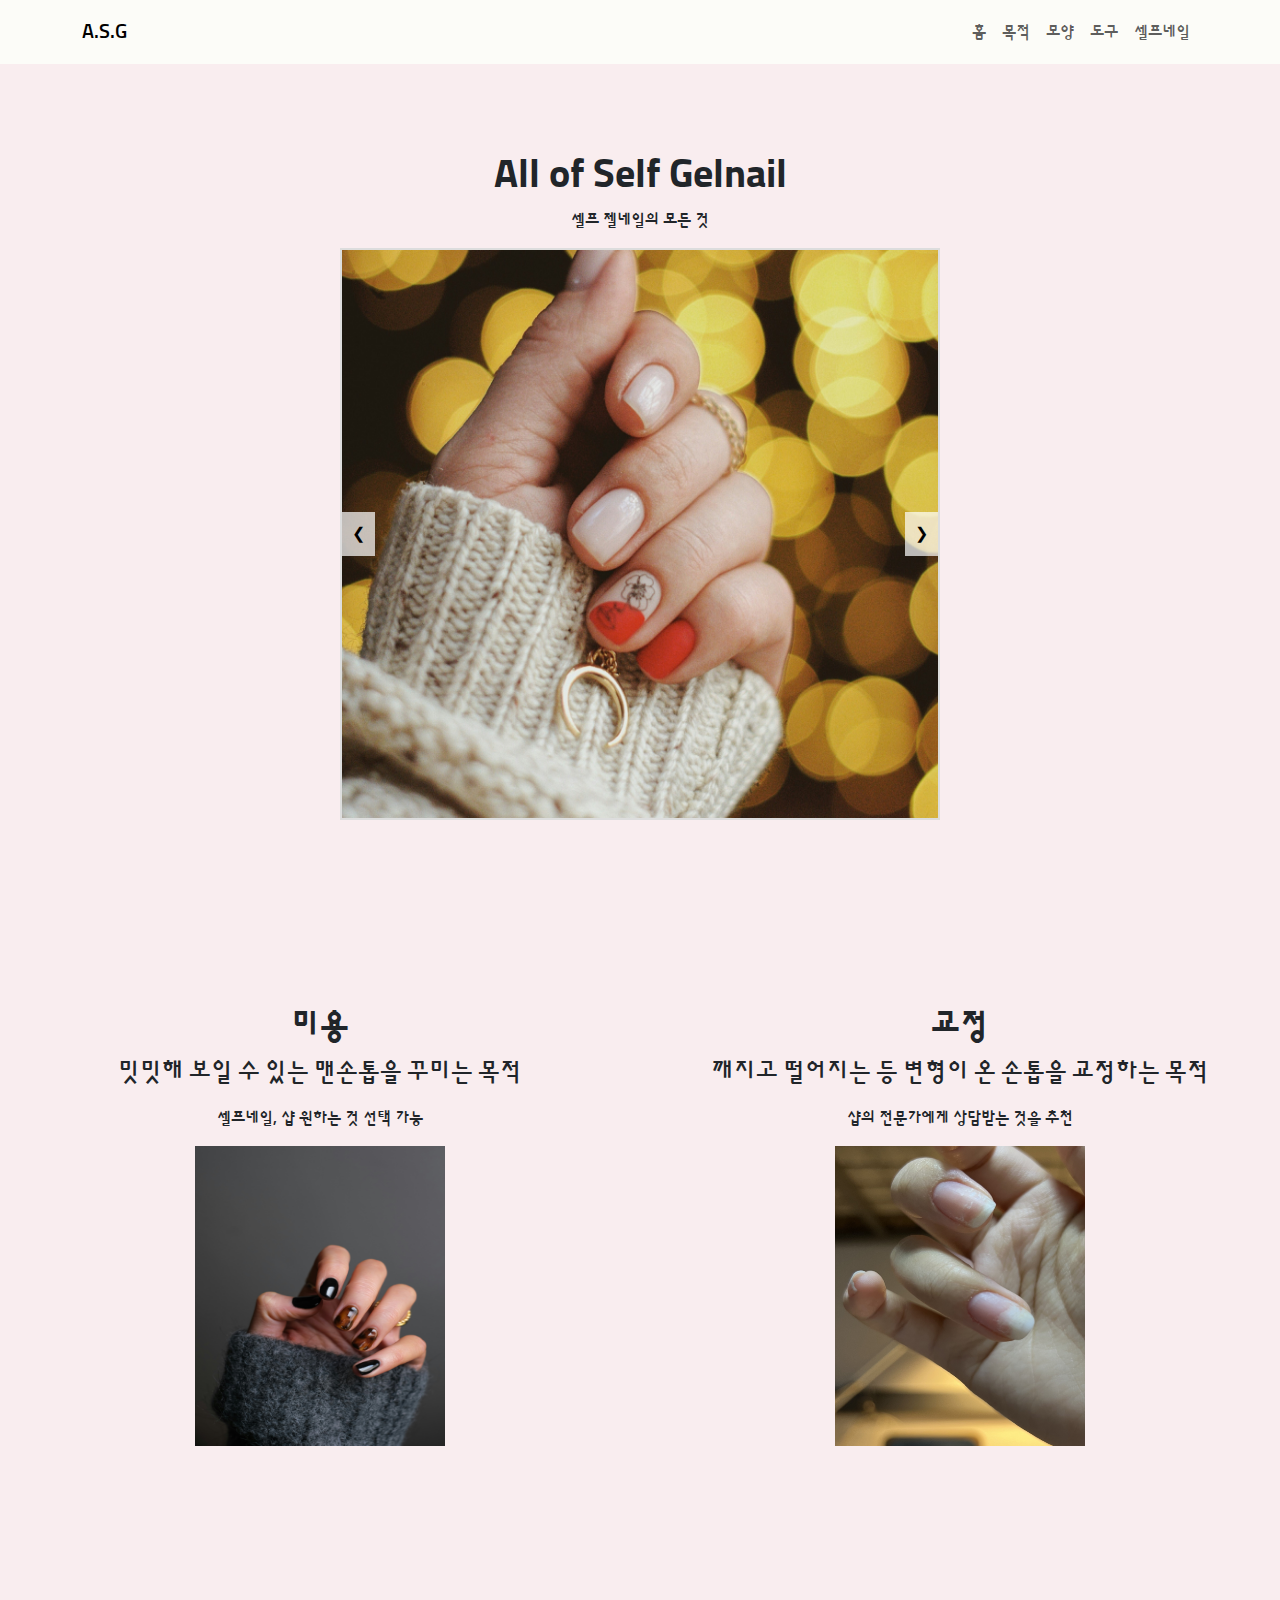
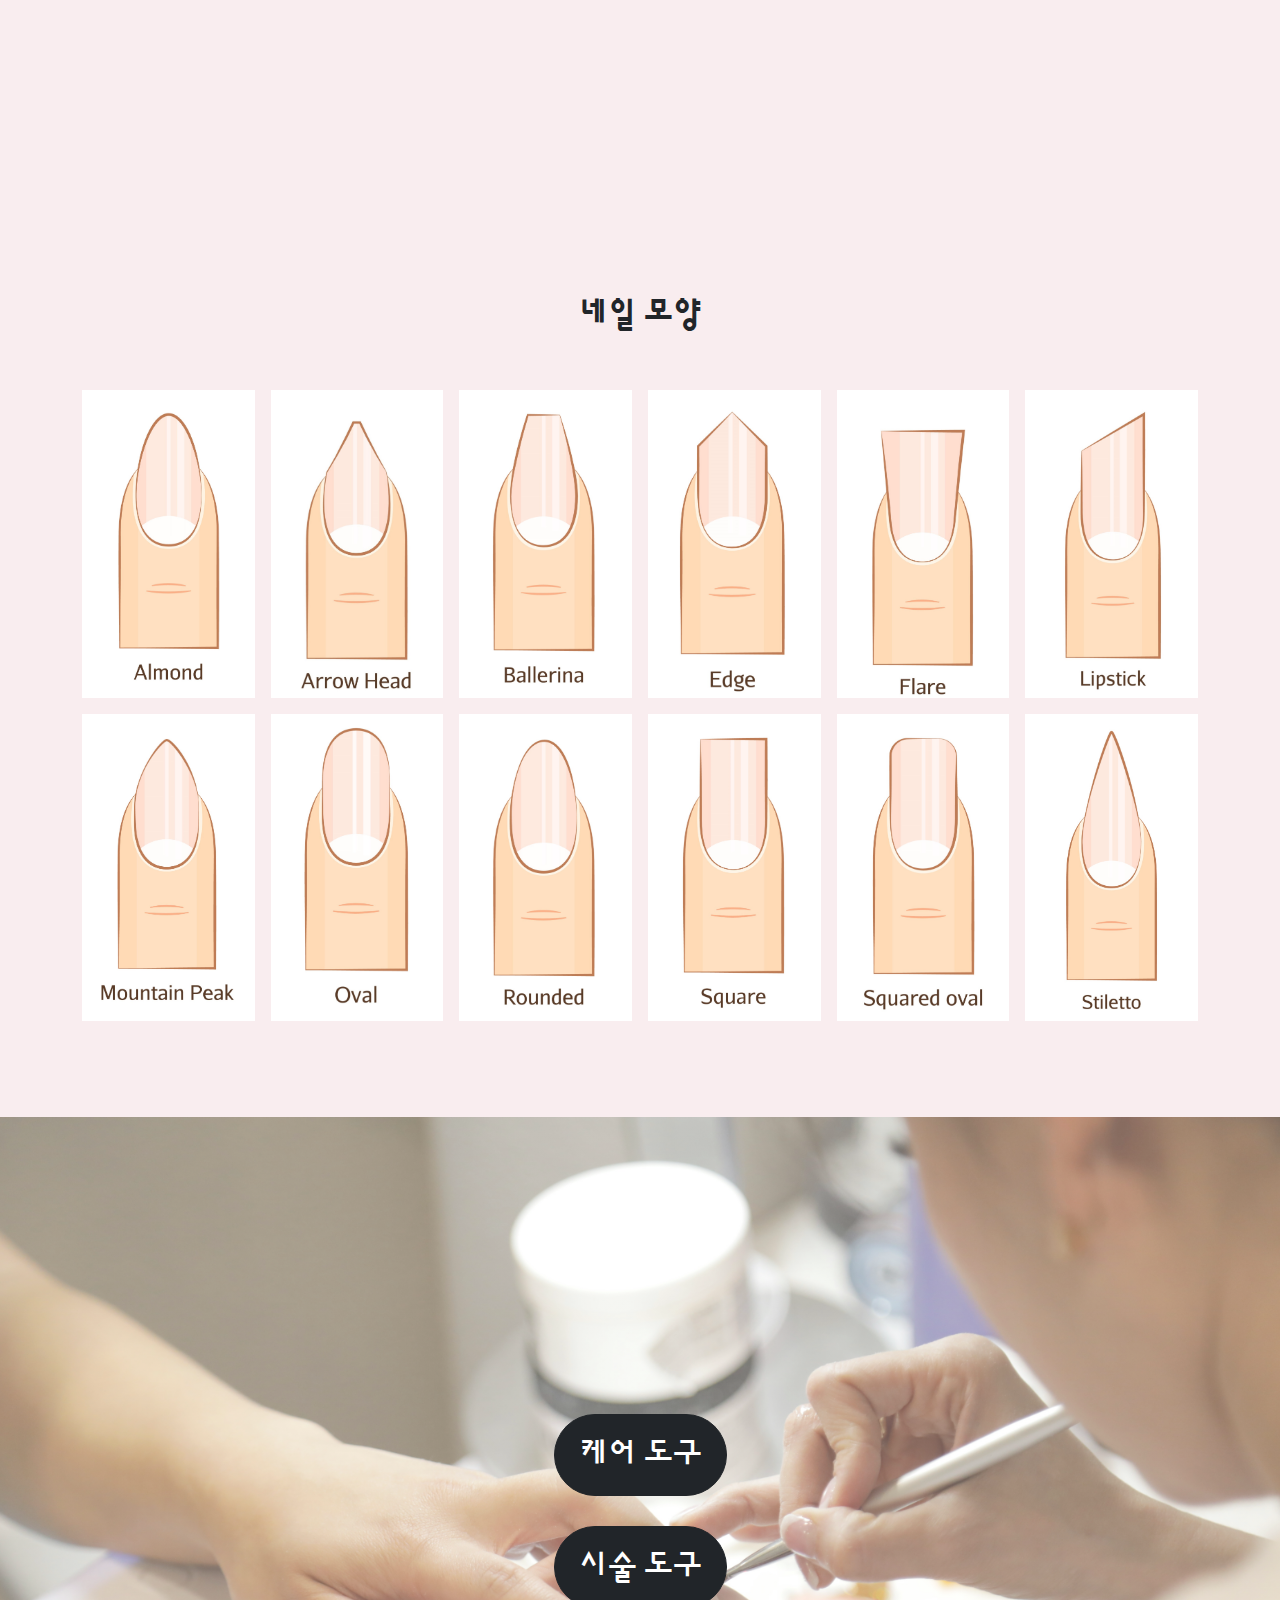
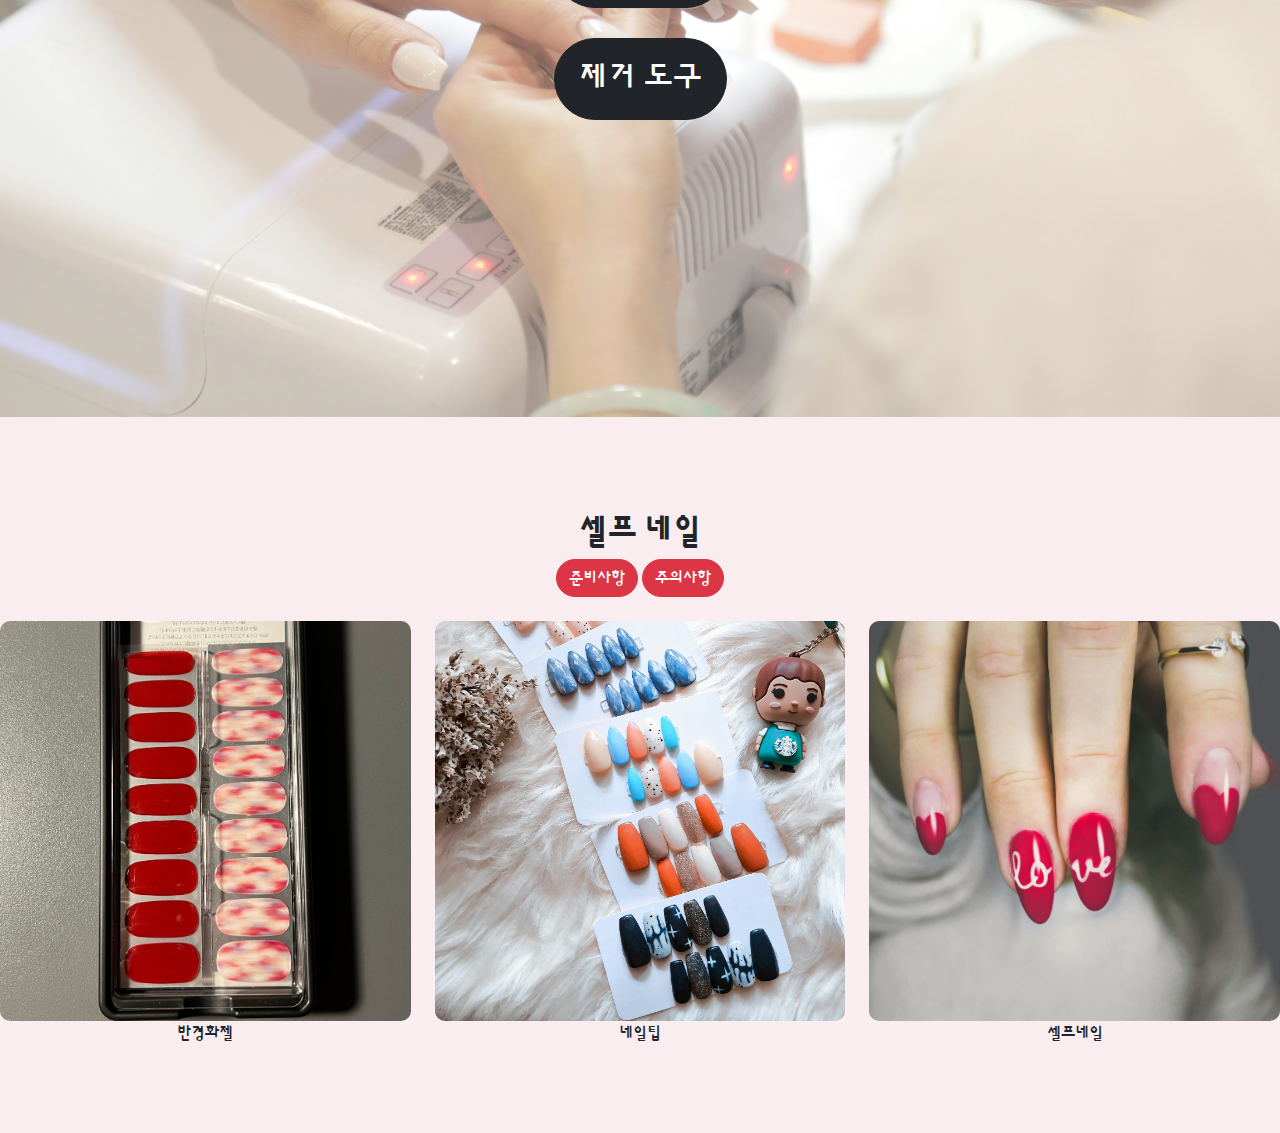
<file: index.html>
<!doctype html>
<html lang="ko">

<head>
    <meta charset="utf-8">
    <meta name="viewport" content="width=device-width, initial-scale=1">
    <title>All of Self Gelnail</title>
    <link href="https://cdn.jsdelivr.net/npm/bootstrap@5.3.3/dist/css/bootstrap.min.css" rel="stylesheet" integrity="sha384-QWTKZyjpPEjISv5WaRU9OFeRpok6YctnYmDr5pNlyT2bRjXh0JMhjY6hW+ALEwIH" crossorigin="anonymous">
    <link rel="stylesheet" href="https://cdn.isdelivr.net/npm/bootstrap-icon@1.9.1/font/bootstrap-icons.css"> 
    <link rel="stylesheet" href="style.css">

    <link rel="preconnect" href="https://fonts.googleapis.com">
    <link rel="preconnect" href="https://fonts.gstatic.com" crossorigin>
    <link href="https://fonts.googleapis.com/css2?family=Sunflower:wght@300&display=swap" rel="stylesheet">
</head>

<body>
<!--네비게이션 시작-->
   <nav class="navbar navbar-expand-md fixed-top" style="background-color: rgb(252, 252, 248);">
    <div class="container">
      <a class="sunflower-font navbar-brand" href="#home">A.S.G</a>

      <button class="navbar-toggler" type="button" data-bs-toggle="collapse" data-bs-target="#navbarSupportedContent" aria-controls="navbarSupportedContent" aria-expanded="false" aria-label="Toggle navigation">
        <span class="navbar-toggler-icon"></span>
      </button>

      <div class="collapse navbar-collapse" id="navbarSupportedContent">
        <ul class="navbar-nav ms-auto my-1">
          <li class="nav-item"><a class="nav-link" href="#home">홈</a></li>
          <li class="nav-item"><a class="nav-link" href="#goal">목적</a></li>
          <li class="nav-item"><a class="nav-link" href="#shape">모양</a></li>
          <li class="nav-item"><a class="nav-link" href="#tool">도구</a></li>
          <li class="nav-item"><a class="nav-link" href="#self">셀프네일</a></li>          
        </ul>
      </div>
    </div>
   </nav>
<!--네비게이션 끝-->

<!--홈 시작-->
  <header id="home" class="pt-4 d-flex flex-column justify-content-center align-items-center vh-100">
    <h1 class="fw-bold pt-5">All of Self Gelnail</h1>
    <p class="fs-6">셀프 젤네일의 모든 것</p>

<!--이미지 슬라이드-->
    <div class="slider">
      <div class="slides">
          <img src="image/nailart1.jpg" alt="Slide 1">
          <img src="image/nailart2.jpg" alt="Slide 2">
          <img src="image/nailart3.jpg" alt="Slide 3">
      </div>
      <div class="navigation">
          <button id="prev">&#10094;</button>
          <button id="next">&#10095;</button>
      </div>
    </div>
  </header>

  <script>
    const slides = document.querySelector('.slides');
    const slideCount = document.querySelectorAll('.slides img').length;
    let currentIndex = 0;

    document.getElementById('next').addEventListener('click', () => {
        currentIndex = (currentIndex + 1) % slideCount;
        updateSlidePosition();
    });

    document.getElementById('prev').addEventListener('click', () => {
        currentIndex = (currentIndex - 1 + slideCount) % slideCount;
        updateSlidePosition();
    });

    function updateSlidePosition() {
        const slideWidth = slides.querySelector('img').clientWidth;
        slides.style.transform = `translateX(${-slideWidth * currentIndex}px)`;
    }
</script>
<!--이미지 슬라이드 끝-->
<!--홈 끝-->

<!--목적 섹션 시작-->
   <section class="d-flex vh-100" id="goal">

    <div class="p-2 w-50 text-center">
      <h2 class="fw-bold">미용</h3>
      <p class="fs-4">밋밋해 보일 수 있는 맨손톱을 꾸미는 목적</p>
      <p class="fs-8">셀프네일, 샵 원하는 것 선택 가능</p>
      <img src="image/nailart5.jpg" alt="" width="250" height="300">
    </div>

    <div class="p-2 w-50 text-center">
      <h2 class="fw-bold">교정</h3>
      <p class="fs-4">깨지고 떨어지는 등 변형이 온 손톱을 교정하는 목적</p>
      <p class="fs-8">샵의 전문가에게 상담받는 것을 추천</p>
      <img src="image/crack.jpg" alt="" width="250" height="300">
    </div>

   </section>
<!--목적 섹션 끝-->

<!--모양 섹션 시작-->
   <section class="py-5" id="shape">

    <div class="container overflow-hidden">
      <div class="text-center py-5">
        <h2 class="fw-bold">네일 모양</h2>
      </div>

      <div class="row pb-5 g-3">
        <div class="col-sm-6 col-lg-2">
          <img src="image/almond.jpg" alt="" class="nail-shape">
        </div>
        <div class="col-sm-6 col-lg-2">
          <img src="image/arrowhead.jpg" alt="" class="nail-shape">
        </div>
        <div class="col-sm-6 col-lg-2">
          <img src="image/ballerina.jpg" alt="" class="nail-shape">
        </div>
        <div class="col-sm-6 col-lg-2">
          <img src="image/edge.jpg" alt="" class="nail-shape">
        </div>
        <div class="col-sm-6 col-lg-2">
          <img src="image/flare.jpg" alt="" class="nail-shape">
        </div>
        <div class="col-sm-6 col-lg-2">
          <img src="image/lipstick.jpg" alt="" class="nail-shape">
        </div>
        <div class="col-sm-6 col-lg-2">
          <img src="image/mountainpeak.jpg" alt="" class="nail-shape">
        </div>
        <div class="col-sm-6 col-lg-2">
          <img src="image/oval.jpg" alt="" class="nail-shape">
        </div>
        <div class="col-sm-6 col-lg-2">
          <img src="image/rounded.jpg" alt="" class="nail-shape">
        </div>
        <div class="col-sm-6 col-lg-2">
          <img src="image/square.jpg" alt="" class="nail-shape">
        </div>
        <div class="col-sm-6 col-lg-2">
          <img src="image/squaredoval.jpg" alt="" class="nail-shape">
        </div>
        <div class="col-sm-6 col-lg-2">
          <img src="image/stiletto.jpg" alt="" class="nail-shape">
        </div>
      </div>
    </div>

   </section>  
<!--모양 섹션 끝-->

<!--도구 섹션 시작-->
    <section class="vh-100 d-flex flex-column justify-content-center align-items-center" id="tool">

      <div class="button-container py-5">
      <a href="care.html" class="tool-button btn btn-dark rounded-pill px-4 py-3 fs-2">케어 도구</a>
      <a href="procedure.html" class="tool-button btn btn-dark rounded-pill px-4 py-3 fs-2">시술 도구</a>
      <a href="remove.html" class="tool-button btn btn-dark rounded-pill px-4 py-3 fs-2">제거 도구</a>
      </div>

    </section>
<!--도구 섹션 끝-->

<!--셀프네일 섹션 시작-->
    <section class="py-5" id="self">
      <div class="text-center">
      <h2 class="fw-bold pt-5">셀프 네일</h2>
<!--모달 시작-->
      <button type="button" data-bs-toggle="modal" data-bs-target="#preparationModal"
                   class="btn btn-danger rounded-pill">준비사항</button>
        <div class="modal fade" id="preparationModal" tabindex="-1" aria-labelledby="preparationModalLabel" aria-hidden="true">
          <div class="modal-dialog modal-dialog-scrollable">
            <div class="modal-content">
              <div class="modal-header">
                <h1 class="modal-title text-white" id="preparationModalLabel">준비 사항</h1>
                <button type="button" class="btn-close" data-bs-dismiss="modal" aria-label="닫기"></button>
              </div>
              <div class="modal-body">
                <h2>공통 준비 사항</h2>
                <p>
                  큐티클 펜 리무버와 니퍼를 이용해 큐티클을 깔끔히 정리한다.<br>
                  그 후 네일 파일을 이용해 울퉁불퉁한 손톱을 천천히 갈아 표면에 젤이 고르게 발릴 수 있도록 정리한다.<br>
                  이때, 손톱을 강하게 갈면 손톱이 얇아져 고통이 느낄 수 있으므로 주의해야 한다.<br>
                  손톱가루와 큐티클 리무버의 오일로 지저분한 손톱을 알콜 스왑으로 깨끗하게 닦아낸다.<br>
                  손톱을 보호하기 위해 베이스젤 도포 후 젤램프에 굽고 젤클리너로 미경화젤을 닦아내 셀프 네일 준비를 마친다.
                </p>
              </div>
            </div>
          </div>
        </div> 
        <button type="button" data-bs-toggle="modal" data-bs-target="#warningModal"
                   class="btn btn-danger rounded-pill">주의사항</button>
        <div class="modal fade" id="warningModal" tabindex="-1" aria-labelledby="warnigModalLabel" aria-hidden="true">
          <div class="modal-dialog modal-dialog-scrollable">
            <div class="modal-content">
              <div class="modal-header">
                <h1 class="modal-title text-white" id="warnigModalLabel">준비 사항</h1>
                <button type="button" class="btn-close" data-bs-dismiss="modal" aria-label="닫기"></button>
              </div>
              <div class="modal-body">
                <p>
                  젤과 손톱 사이에 틈이 생겨 물이나 이물질이 들어가면 곰팡이가 생겨 병을 유발할 수 있으니 틈이 생기지 않게 젤을 꼼꼼히 발라야 한다.<br>
                  네일 제거 시 순서대로 진행하지 않거나 전용 리무버를 사용하지 않을 시 손톱에 많은 무리가 생겨 손톱이 종잇장처럼 얇아져 쉽게 찢어지거나 손톱과 살 사이가 과하게 벌어져 네일 바디가 짧아질 수 있으니 주의해야 한다.<br>
                  젤램프에 구울 때 손톱이 뜨거워짐을 느낌에도 램프에서 손을 빼지 않으면 손톱 화상을 입을 수 있으니 열감이 느껴지면 반드시 식혀주고 다시 구워야 한다.
                </p>
                <img src="image/nailburn.jpg" alt="화상" class="modalimage">
              </div>
            </div>
          </div>
        </div>              
<!--모달 끝-->
      </div>

      <div class="row py-4">
          <div class="col-md-4 text-center">
              <a href="halfgel.html">
                  <img src="image/halfgel.jpg" alt="반경화젤" class="self-nail">
              </a>
              <p>반경화젤</p>
          </div>
              <div class="col-md-4 text-center">
              <a href="nailtip.html">
                  <img src="image/nailtip.jpg" alt="네일팁" class="self-nail">
              </a>
              <p>네일팁</p>
          </div>
          <div class="col-md-4 text-center">
              <a href="selfnail.html">
                  <img src="image/nailart4.jpg" alt="셀프네일" class="self-nail">
              </a>
              <p>셀프네일</p>
          </div>
      </div>
      
     </section>
<!--셀프네일 섹션 끝-->

  <script src="https://cdn.jsdelivr.net/npm/bootstrap@5.3.3/dist/js/bootstrap.bundle.min.js" integrity="sha384-YvpcrYf0tY3lHB60NNkmXc5s9fDVZLESaAA55NDzOxhy9GkcIdslK1eN7N6jIeHz" crossorigin="anonymous"></script>
</body>
</html>
</file>
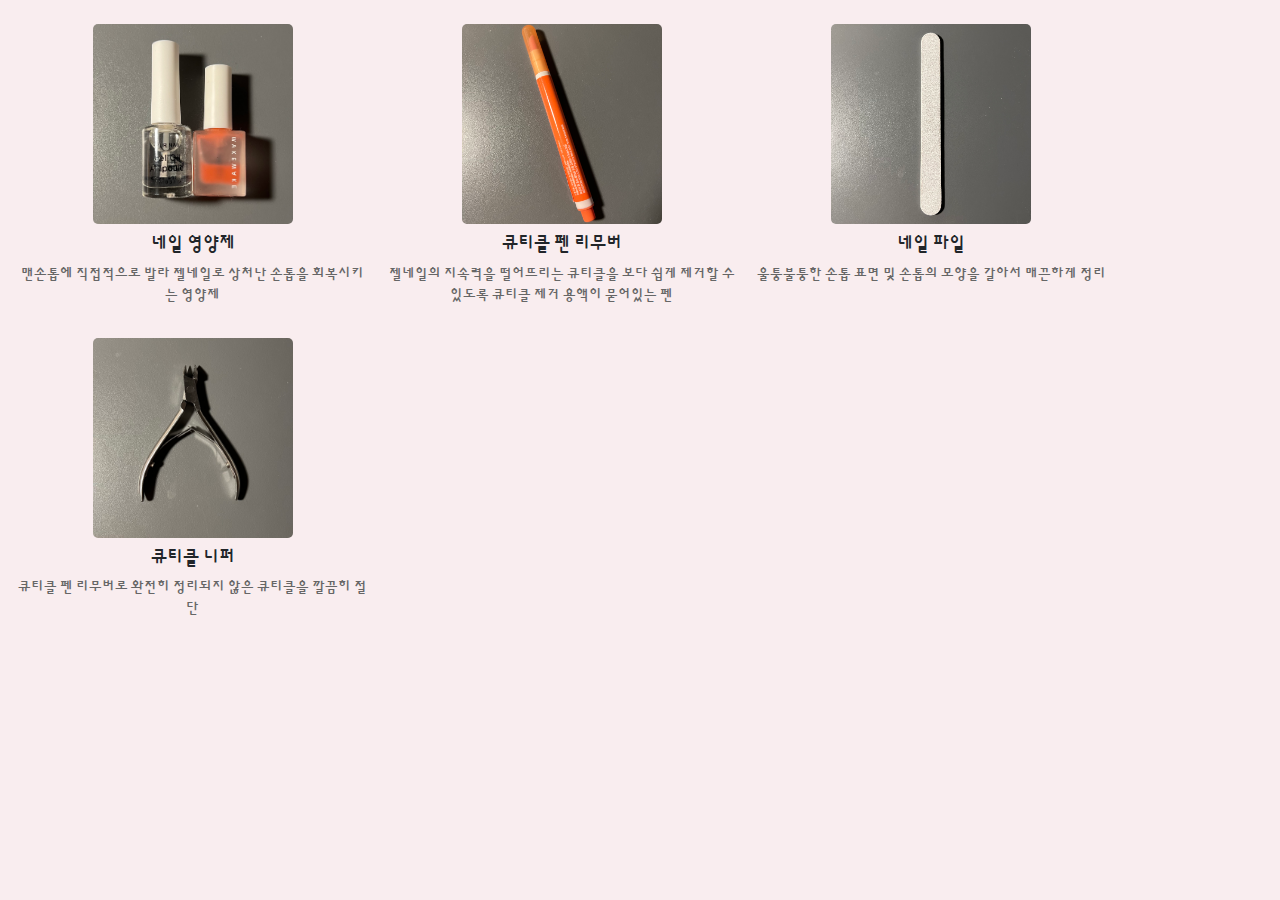
<file: care.html>
<!doctype html>
<html lang="ko">

<head>
    <meta charset="utf-8">
    <meta name="viewport" content="width=device-width, initial-scale=1">
    <title>Care Tool</title>
    <link href="https://cdn.jsdelivr.net/npm/bootstrap@5.3.3/dist/css/bootstrap.min.css" rel="stylesheet" integrity="sha384-QWTKZyjpPEjISv5WaRU9OFeRpok6YctnYmDr5pNlyT2bRjXh0JMhjY6hW+ALEwIH" crossorigin="anonymous">
    <link rel="stylesheet" href="https://cdn.isdelivr.net/npm/bootstrap-icon@1.9.1/font/bootstrap-icons.css"> 
    <link rel="stylesheet" href="style.css">

    <link rel="preconnect" href="https://fonts.googleapis.com">
    <link rel="preconnect" href="https://fonts.gstatic.com" crossorigin>
    <link href="https://fonts.googleapis.com/css2?family=Sunflower:wght@300&display=swap" rel="stylesheet">
</head>

<body>
    <div class="container overflow-hidden text-center py-4 px-3 row g-3">
        <!-- 도구 1 -->
        <div class="tool col-md-4">
            <img src="image/nailtonic.jpg" alt="네일 영양제">
            <h3>네일 영양제</h3>
            <p>맨손톱에 직접적으로 발라 젤네일로 상처난 손톱을 회복시키는 영양제</p>
        </div>
        
        <!-- 도구 2 -->
        <div class="tool col-md-4">
            <img src="image/cuticleremover.jpg" alt="큐티클 펜 리무버">
            <h3>큐티클 펜 리무버</h3>
            <p>젤네일의 지속력을 떨어뜨리는 큐티클을 보다 쉽게 제거할 수 있도록 큐티클 제거 용액이 묻어있는 펜</p>
        </div>

        <!-- 도구 3 -->
        <div class="tool col-md-4">
            <img src="image/nailfile.jpg" alt="네일 파일">
            <h3>네일 파일</h3>
            <p>울퉁불퉁한 손톱 표면 및 손톱의 모양을 갈아서 매끈하게 정리</p>
        </div>

        <!-- 도구 4 -->
        <div class="tool col-md-4">
            <img src="image/nipper.jpg" alt="큐티클 니퍼">
            <h3>큐티클 니퍼</h3>
            <p>큐티클 펜 리무버로 완전히 정리되지 않은 큐티클을 깔끔히 절단</p>
        </div>
    </div>
</body>

</html>
</file>
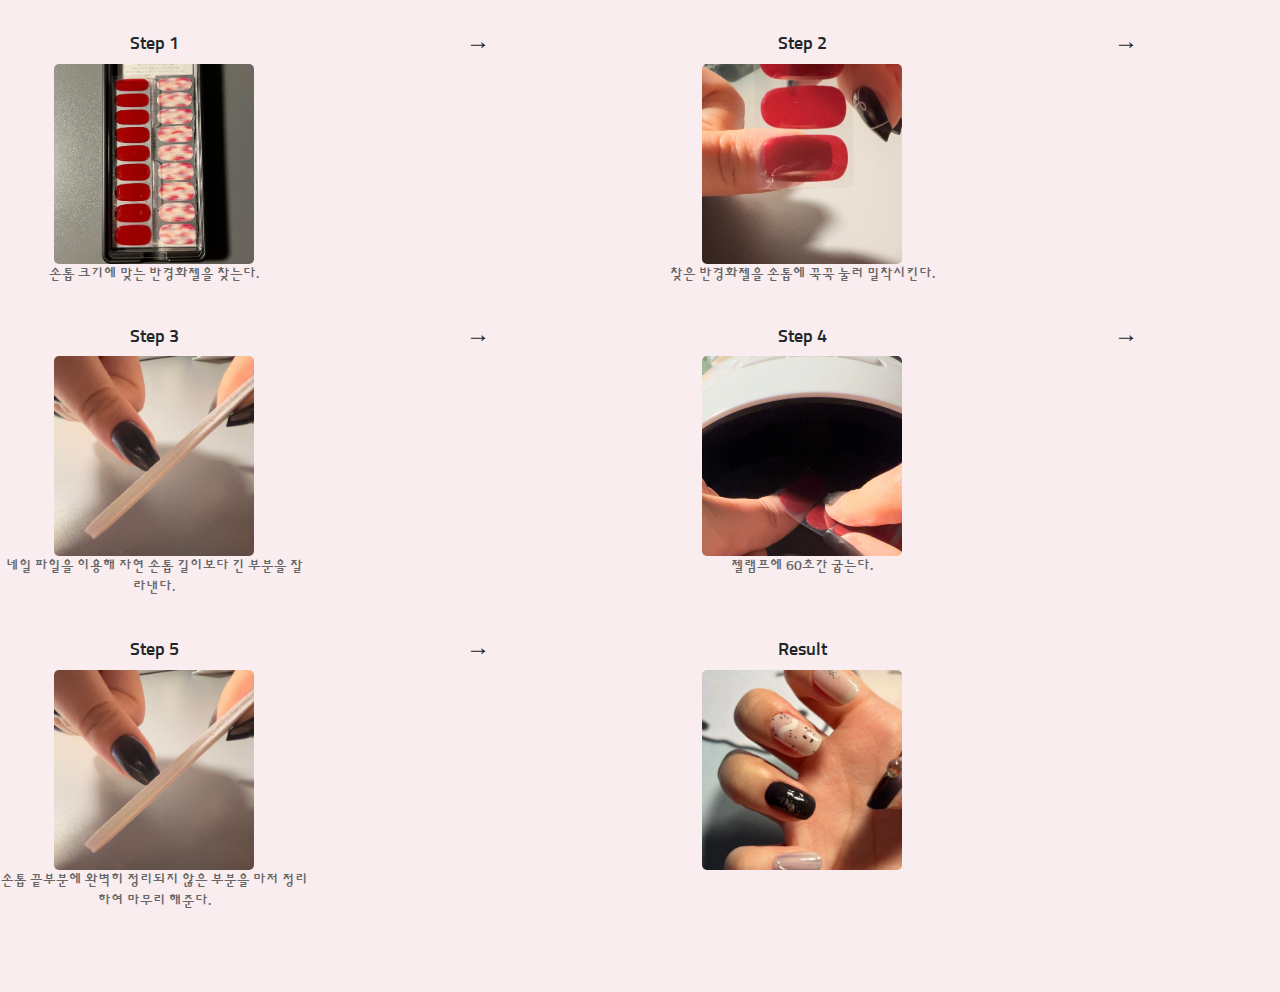
<file: halfgel.html>
<!doctype html>
<html lang="ko">

<head>
    <meta charset="utf-8">
    <meta name="viewport" content="width=device-width, initial-scale=1">
    <title>Half Gel</title>
    <link href="https://cdn.jsdelivr.net/npm/bootstrap@5.3.3/dist/css/bootstrap.min.css" rel="stylesheet" integrity="sha384-QWTKZyjpPEjISv5WaRU9OFeRpok6YctnYmDr5pNlyT2bRjXh0JMhjY6hW+ALEwIH" crossorigin="anonymous">
    <link rel="stylesheet" href="https://cdn.isdelivr.net/npm/bootstrap-icon@1.9.1/font/bootstrap-icons.css"> 
    <link rel="stylesheet" href="style.css">

    <link rel="preconnect" href="https://fonts.googleapis.com">
    <link rel="preconnect" href="https://fonts.gstatic.com" crossorigin>
    <link href="https://fonts.googleapis.com/css2?family=Sunflower:wght@300&display=swap" rel="stylesheet">
</head>

<body>
    <div class="text-center py-4 row pb-5 g-3">
        <!-- Step 1 -->
        <div class="step col-md-3">
            <h3>Step 1</h3>
            <img src="image/halfgel.jpg" alt="Step 1">
            <p>손톱 크기에 맞는 반경화젤을 찾는다.</p>
        </div>
        <div class="arrow col-md-3">&rarr;</div>
        
        <!-- Step 2 -->
        <div class="step col-md-3">
            <h3>Step 2</h3>
            <img src="image/halfgelstep2.jpg" alt="Step 2">
            <p>찾은 반경화젤을 손톱에 꾹꾹 눌러 밀착시킨다.</p>
        </div>
        <div class="arrow col-md-3">&rarr;</div>

        <!-- Step 3 -->
        <div class="step col-md-3">
            <h3>Step 3</h3>
            <img src="image/halfgelstep4.jpg" alt="Step 3">
            <p>네일 파일을 이용해 자연 손톱 길이보다 긴 부분을 잘라낸다.</p>
        </div>
        <div class="arrow col-md-3">&rarr;</div>

        <!-- Step 4 -->
        <div class="step col-md-3">
            <h3>Step 4</h3>
            <img src="image/halfgelstep3.jpg" alt="Step 4">
            <p>젤램프에 60초간 굽는다.</p>
        </div>
        <div class="arrow col-md-3">&rarr;</div>

        <!-- Step 5 -->
        <div class="step col-md-3">
            <h3>Step 5</h3>
            <img src="image/halfgelstep4.jpg" alt="Step 5">
            <p>손톱 끝부분에 완벽히 정리되지 않은 부분을 마저 정리하여 마무리 해준다.</p>
        </div>
        <div class="arrow col-md-3">&rarr;</div>

        <!-- result -->
        <div class="step col-md-3">
            <h3>Result</h3>
            <img src="image/halfgel result.jpg" alt="result">
        </div>
    </div>
</body>

</html>
</file>
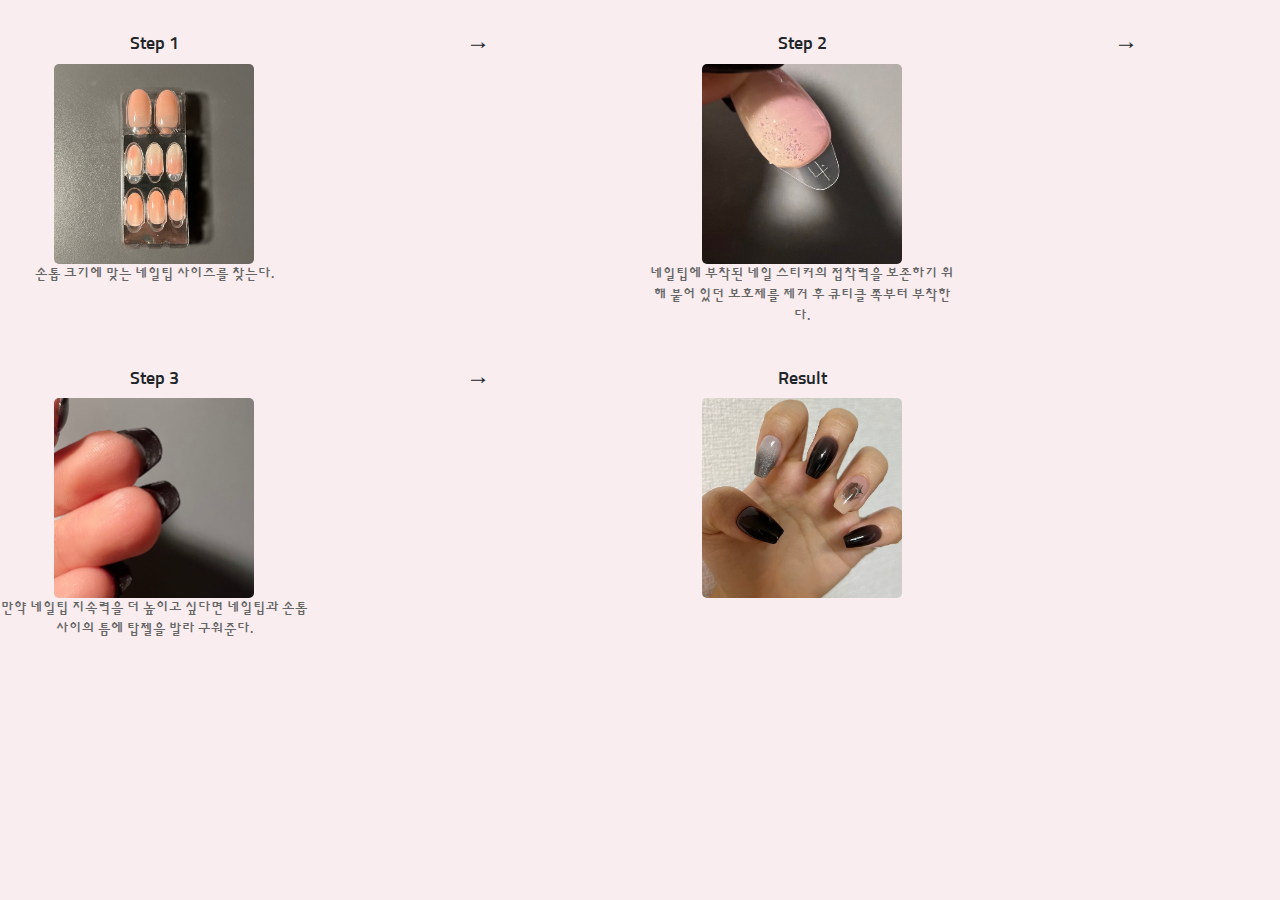
<file: nailtip.html>
<!doctype html>
<html lang="ko">

<head>
    <meta charset="utf-8">
    <meta name="viewport" content="width=device-width, initial-scale=1">
    <title>Nail Tip</title>
    <link href="https://cdn.jsdelivr.net/npm/bootstrap@5.3.3/dist/css/bootstrap.min.css" rel="stylesheet" integrity="sha384-QWTKZyjpPEjISv5WaRU9OFeRpok6YctnYmDr5pNlyT2bRjXh0JMhjY6hW+ALEwIH" crossorigin="anonymous">
    <link rel="stylesheet" href="https://cdn.isdelivr.net/npm/bootstrap-icon@1.9.1/font/bootstrap-icons.css"> 
    <link rel="stylesheet" href="style.css">

    <link rel="preconnect" href="https://fonts.googleapis.com">
    <link rel="preconnect" href="https://fonts.gstatic.com" crossorigin>
    <link href="https://fonts.googleapis.com/css2?family=Sunflower:wght@300&display=swap" rel="stylesheet">
</head>

<body>
    <div class="text-center py-4 row pb-5 g-3">
        <!-- Step 1 -->
        <div class="step col-md-3">
            <h3>Step 1</h3>
            <img src="image/beforetip.jpg" alt="Step 1">
            <p>손톱 크기에 맞는 네일팁 사이즈를 찾는다.</p>
        </div>
        <div class="arrow col-md-3">&rarr;</div>
        
        <!-- Step 2 -->
        <div class="step col-md-3">
            <h3>Step 2</h3>
            <img src="image/nailtipstep2.jpg" alt="Step 2">
            <p>네일팁에 부착된 네일 스티커의 접착력을 보존하기 위해 붙어 있던 보호제를 제거 후 큐티클 쪽부터 부착한다.</p>
        </div>
        <div class="arrow col-md-3">&rarr;</div>

        <!-- Step 3 -->
        <div class="step col-md-3">
            <h3>Step 3</h3>
            <img src="image/nailtipstep3.jpg" alt="Step 3">
            <p>만약 네일팁 지속력을 더 높이고 싶다면 네일팁과 손톱 사이의 틈에 탑젤을 발라 구워준다.</p>
        </div>
        <div class="arrow col-md-3">&rarr;</div>

        <!-- result -->
        <div class="step col-md-3">
            <h3>Result</h3>
            <img src="image/nailtip result.jpg" alt="result">
        </div>
    </div>
</body>

</html>
</file>
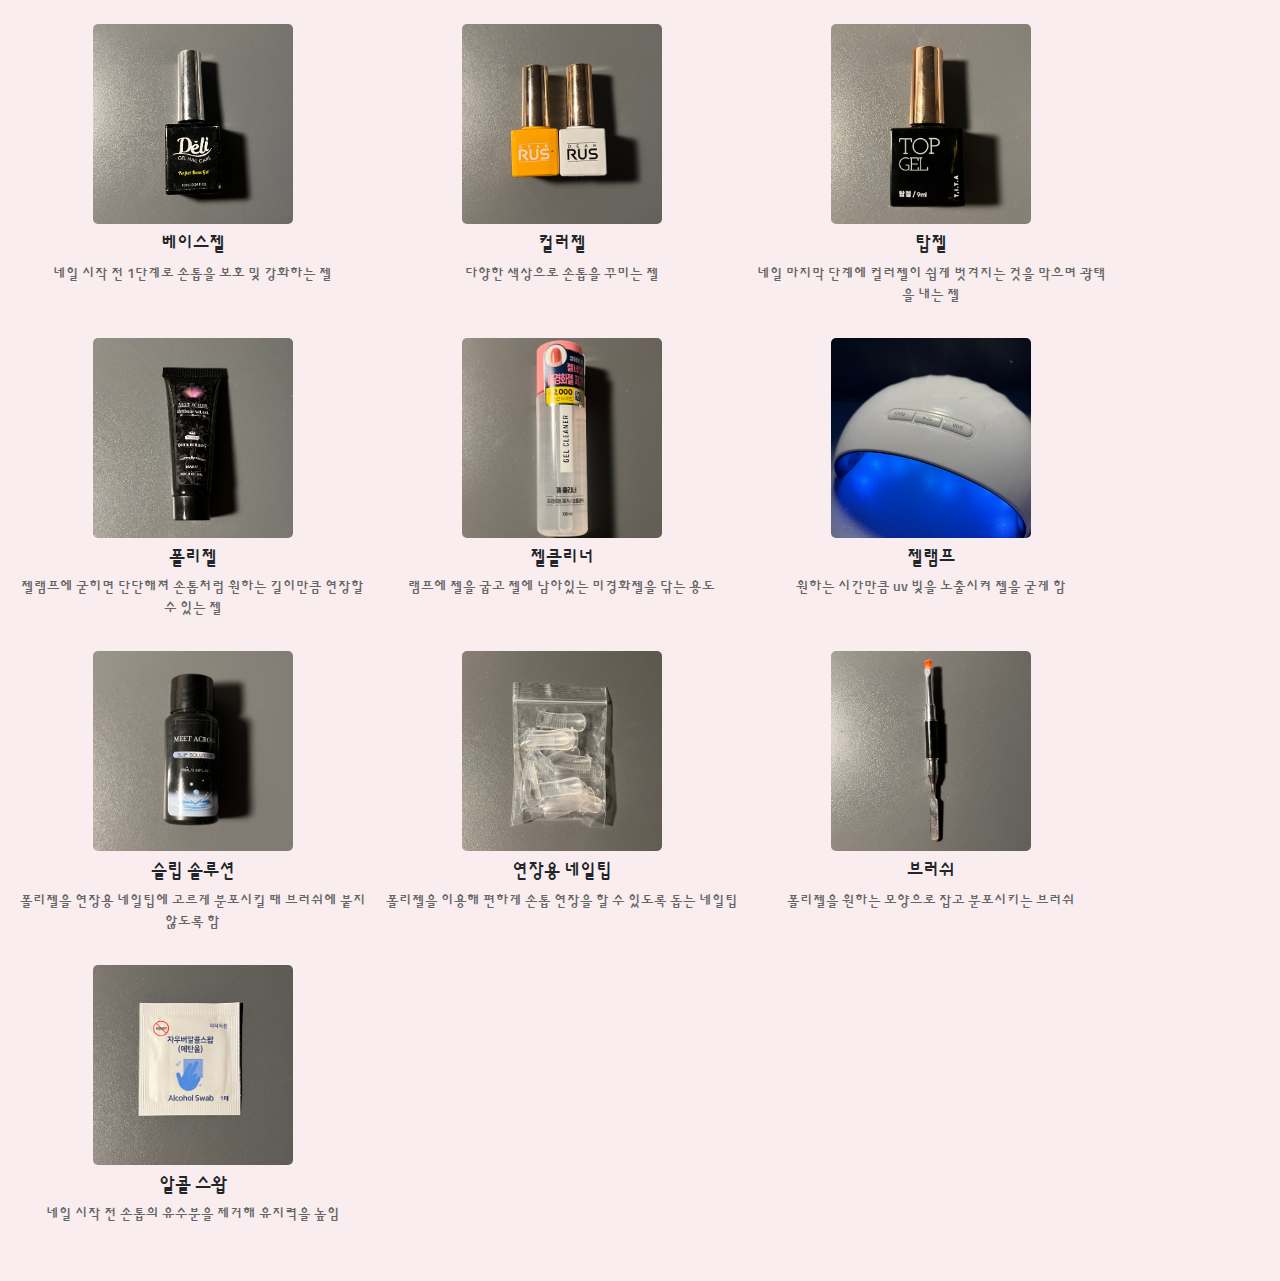
<file: procedure.html>
<!doctype html>
<html lang="ko">

<head>
    <meta charset="utf-8">
    <meta name="viewport" content="width=device-width, initial-scale=1">
    <title>Procedure Tool</title>
    <link href="https://cdn.jsdelivr.net/npm/bootstrap@5.3.3/dist/css/bootstrap.min.css" rel="stylesheet" integrity="sha384-QWTKZyjpPEjISv5WaRU9OFeRpok6YctnYmDr5pNlyT2bRjXh0JMhjY6hW+ALEwIH" crossorigin="anonymous">
    <link rel="stylesheet" href="https://cdn.isdelivr.net/npm/bootstrap-icon@1.9.1/font/bootstrap-icons.css"> 
    <link rel="stylesheet" href="style.css">

    <link rel="preconnect" href="https://fonts.googleapis.com">
    <link rel="preconnect" href="https://fonts.gstatic.com" crossorigin>
    <link href="https://fonts.googleapis.com/css2?family=Sunflower:wght@300&display=swap" rel="stylesheet">
</head>

<body>
    <div class="container overflow-hidden text-center py-4 px-3 row g-3">
        <!-- 도구 1 -->
        <div class="tool col-md-4">
            <img src="image/basegel.jpg" alt="베이스젤">
            <h3>베이스젤</h3>
            <p>네일 시작 전 1단계로 손톱을 보호 및 강화하는 젤</p>
        </div>
        
        <!-- 도구 2 -->
        <div class="tool col-md-4">
            <img src="image/colorgel.jpg" alt="컬러젤">
            <h3>컬러젤</h3>
            <p>다양한 색상으로 손톱을 꾸미는 젤</p>
        </div>

        <!-- 도구 3 -->
        <div class="tool col-md-4">
            <img src="image/topgel.jpg" alt="탑젤">
            <h3>탑젤</h3>
            <p>네일 마지막 단계에 컬러젤이 쉽게 벗겨지는 것을 막으며 광택을 내는 젤</p>
        </div>

        <!-- 도구 4 -->
        <div class="tool col-md-4">
            <img src="image/polygel.jpg" alt="폴리젤">
            <h3>폴리젤</h3>
            <p>젤램프에 굳히면 단단해져 손톱처럼 원하는 길이만큼 연장할 수 있는 젤</p>
        </div>

        <!-- 도구 5 -->
        <div class="tool col-md-4">
            <img src="image/cleaner.jpg" alt="젤클리너">
            <h3>젤클리너</h3>
            <p>램프에 젤을 굽고 젤에 남아있는 미경화젤을 닦는 용도</p>
        </div>

        <!-- 도구 6 -->
        <div class="tool col-md-4">
            <img src="image/gellamp.jpg" alt="젤램프">
            <h3>젤램프</h3>
            <p>원하는 시간만큼 uv 빛을 노출시켜 젤을 굳게 함</p>
        </div>

        <!-- 도구 7 -->
        <div class="tool col-md-4">
            <img src="image/slipsolution.jpg" alt="슬립 솔루션">
            <h3>슬립 솔루션</h3>
            <p>폴리젤을 연장용 네일팁에 고르게 분포시킬 때 브러쉬에 붙지않도록 함</p>
        </div>

        <!-- 도구 8 -->
        <div class="tool col-md-4">
            <img src="image/nailtip0.jpg" alt="연장용 네일팁">
            <h3>연장용 네일팁</h3>
            <p>폴리젤을 이용해 편하게 손톱 연장을 할 수 있도록 돕는 네일팁</p>
        </div>

        <!-- 도구 9 -->
        <div class="tool col-md-4">
            <img src="image/brush.jpg" alt="브러쉬">
            <h3>브러쉬</h3>
            <p>폴리젤을 원하는 모양으로 잡고 분포시키는 브러쉬</p>
        </div>

        <!-- 도구 9 -->
        <div class="tool col-md-4">
            <img src="image/alcoholswabb.jpg" alt="알콜 스왑">
            <h3>알콜 스왑</h3>
            <p>네일 시작 전 손톱의 유수분을 제거해 유지력을 높임</p>
        </div>
    </div>
</body>

</html>
</file>
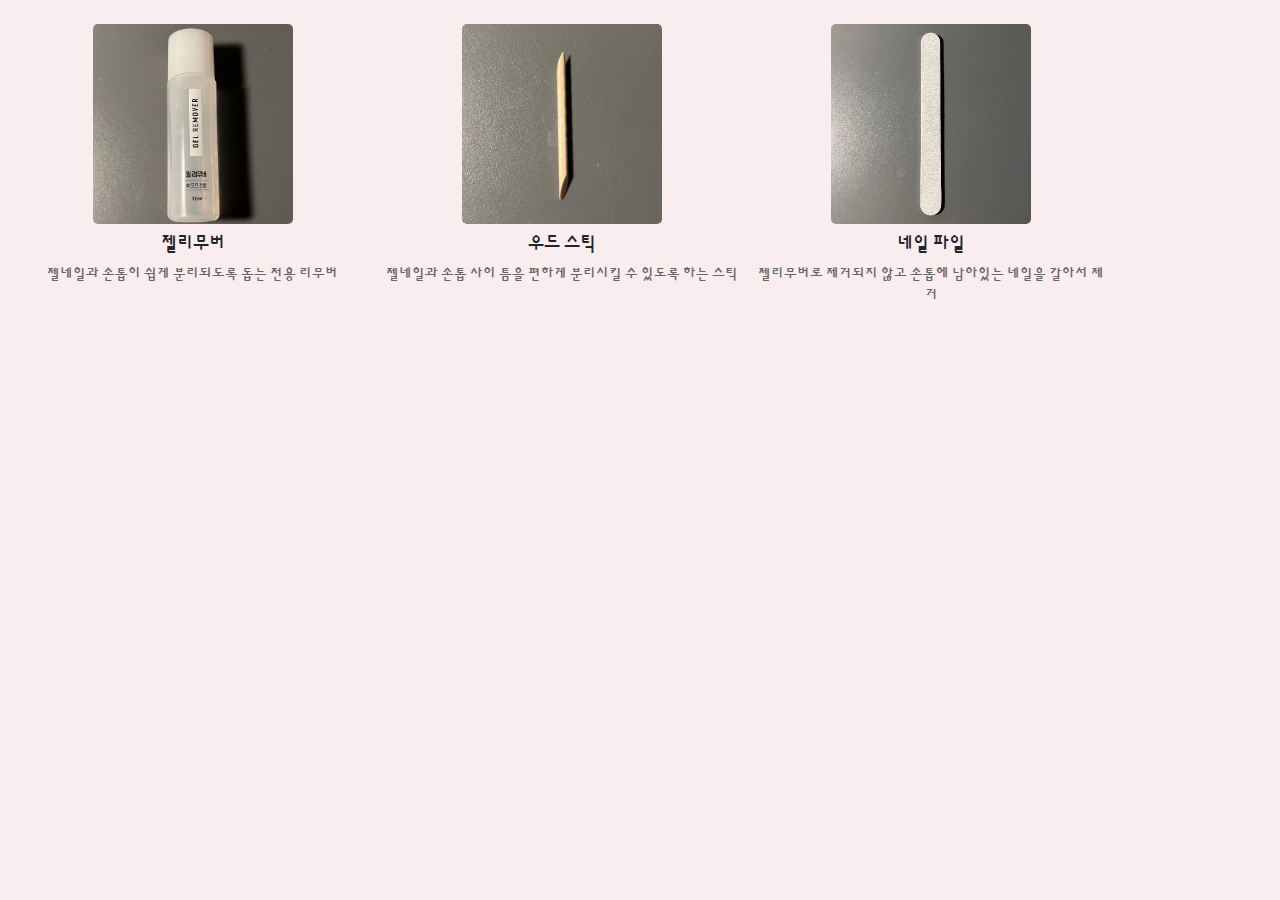
<file: remove.html>
<!doctype html>
<html lang="ko">

<head>
    <meta charset="utf-8">
    <meta name="viewport" content="width=device-width, initial-scale=1">
    <title>Remove Tool</title>
    <link href="https://cdn.jsdelivr.net/npm/bootstrap@5.3.3/dist/css/bootstrap.min.css" rel="stylesheet" integrity="sha384-QWTKZyjpPEjISv5WaRU9OFeRpok6YctnYmDr5pNlyT2bRjXh0JMhjY6hW+ALEwIH" crossorigin="anonymous">
    <link rel="stylesheet" href="https://cdn.isdelivr.net/npm/bootstrap-icon@1.9.1/font/bootstrap-icons.css"> 
    <link rel="stylesheet" href="style.css">

    <link rel="preconnect" href="https://fonts.googleapis.com">
    <link rel="preconnect" href="https://fonts.gstatic.com" crossorigin>
    <link href="https://fonts.googleapis.com/css2?family=Sunflower:wght@300&display=swap" rel="stylesheet">
</head>

<body>
    <div class="container overflow-hidden text-center py-4 px-3 row g-3">
        <!-- 도구 1 -->
        <div class="tool col-md-4">
            <img src="image/remover.jpg" alt="젤리무버">
            <h3>젤리무버</h3>
            <p>젤네일과 손톱이 쉽게 분리되도록 돕는 전용 리무버</p>
        </div>
        
        <!-- 도구 2 -->
        <div class="tool col-md-4">
            <img src="image/woodstick.jpg" alt="우드 스틱">
            <h3>우드 스틱</h3>
            <p>젤네일과 손톱 사이 틈을 편하게 분리시킬 수 있도록 하는 스틱</p>
        </div>

        <!-- 도구 3 -->
        <div class="tool col-md-4">
            <img src="image/nailfile.jpg" alt="네일 파일">
            <h3>네일 파일</h3>
            <p>젤리무버로 제거되지 않고 손톱에 남아있는 네일을 갈아서 제거</p>
        </div>
    </div>
</body>

</html>
</file>
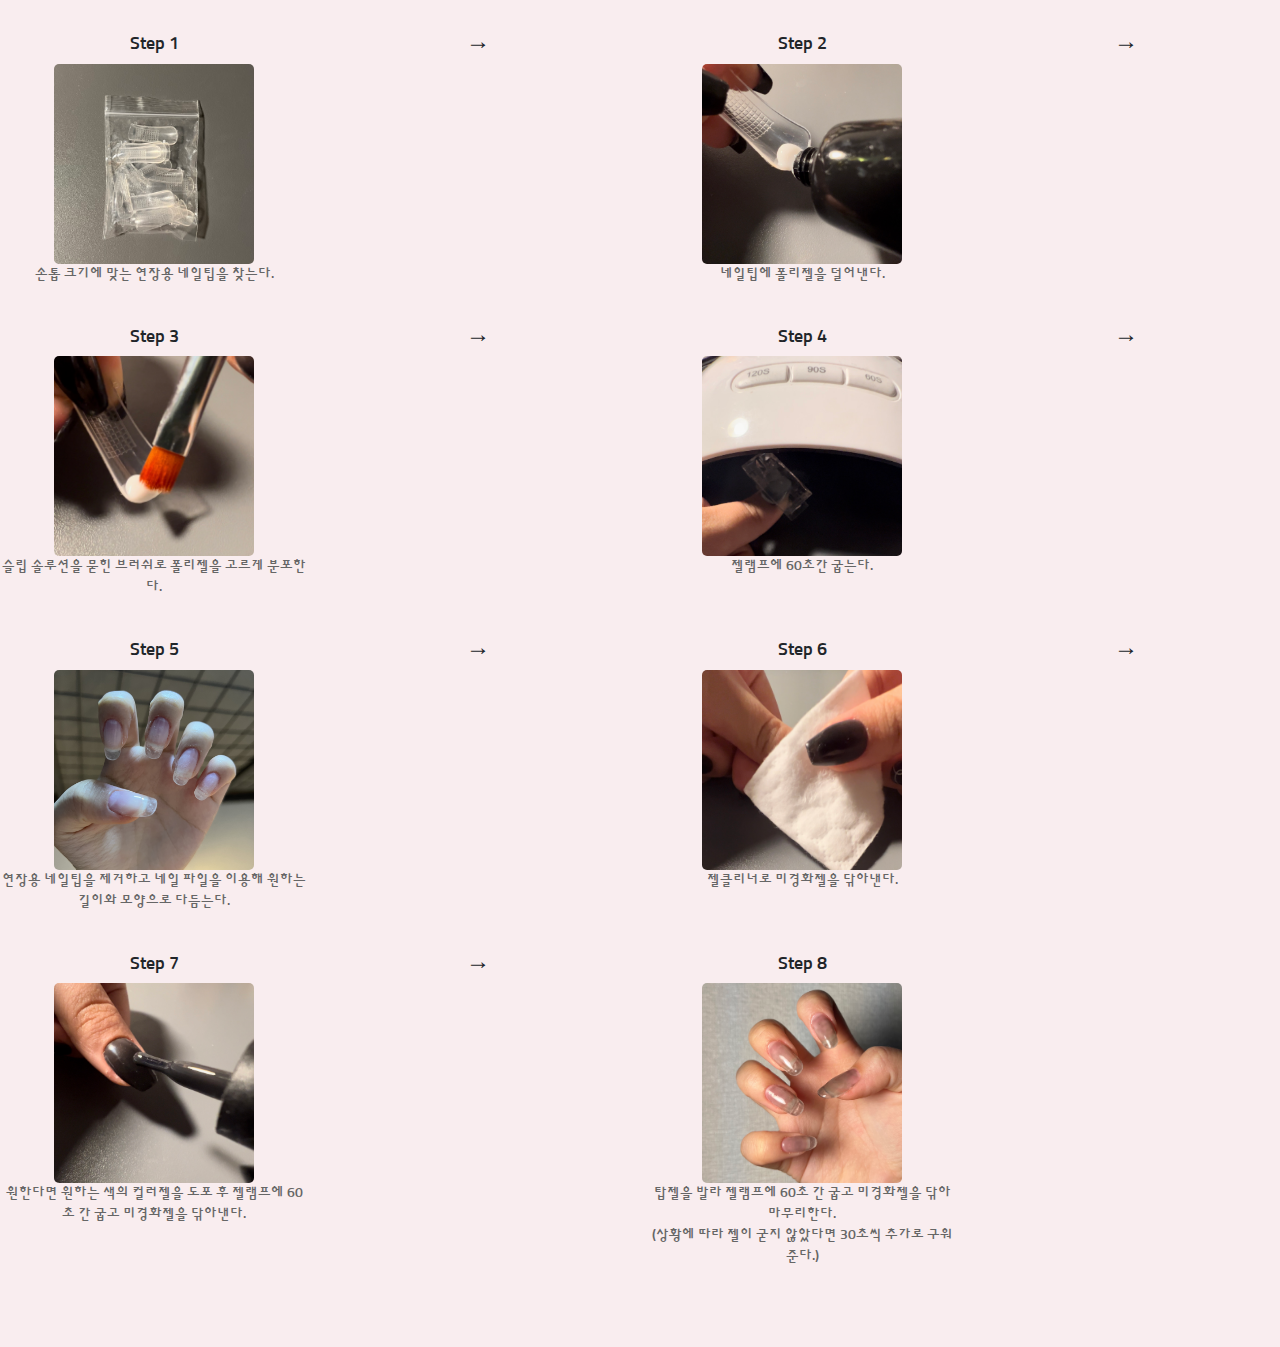
<file: selfnail.html>
<!doctype html>
<html lang="ko">

<head>
    <meta charset="utf-8">
    <meta name="viewport" content="width=device-width, initial-scale=1">
    <title>Self Nail</title>
    <link href="https://cdn.jsdelivr.net/npm/bootstrap@5.3.3/dist/css/bootstrap.min.css" rel="stylesheet" integrity="sha384-QWTKZyjpPEjISv5WaRU9OFeRpok6YctnYmDr5pNlyT2bRjXh0JMhjY6hW+ALEwIH" crossorigin="anonymous">
    <link rel="stylesheet" href="https://cdn.isdelivr.net/npm/bootstrap-icon@1.9.1/font/bootstrap-icons.css"> 
    <link rel="stylesheet" href="style.css">

    <link rel="preconnect" href="https://fonts.googleapis.com">
    <link rel="preconnect" href="https://fonts.gstatic.com" crossorigin>
    <link href="https://fonts.googleapis.com/css2?family=Sunflower:wght@300&display=swap" rel="stylesheet">
</head>

<body>
    <div class="text-center py-4 row pb-5 g-3">
        <!-- Step 1 -->
        <div class="step col-md-3">
            <h3>Step 1</h3>
            <img src="image/nailtip0.jpg" alt="Step 1">
            <p>손톱 크기에 맞는 연장용 네일팁을 찾는다.</p>
        </div>
        <div class="arrow col-md-3">&rarr;</div>
        
        <!-- Step 2 -->
        <div class="step col-md-3">
            <h3>Step 2</h3>
            <img src="image/selfnailstep2.jpg" alt="Step 2">
            <p>네일팁에 폴리젤을 덜어낸다.</p>
        </div>
        <div class="arrow col-md-3">&rarr;</div>

        <!-- Step 3 -->
        <div class="step col-md-3">
            <h3>Step 3</h3>
            <img src="image/selfnailstep3.jpg" alt="Step 3">
            <p>슬립 솔루션을 묻힌 브러쉬로 폴리젤을 고르게 분포한다.</p>
        </div>
        <div class="arrow col-md-3">&rarr;</div>

        <!-- Step 4 -->
        <div class="step col-md-3">
            <h3>Step 4</h3>
            <img src="image/selfnailstep4.jpg" alt="Step 4">
            <p>젤램프에 60초간 굽는다.</p>
        </div>
        <div class="arrow col-md-3">&rarr;</div>

        <!-- Step 5 -->
        <div class="step col-md-3">
            <h3>Step 5</h3>
            <img src="image/selfnailstep5.jpg" alt="Step 5">
            <p>연장용 네일팁을 제거하고 네일 파일을 이용해 원하는 길이와 모양으로 다듬는다.</p>
        </div>
        <div class="arrow col-md-3">&rarr;</div>

        <!-- Step 6 -->
        <div class="step col-md-3">
            <h3>Step 6</h3>
            <img src="image/selfnailstep6.jpg" alt="Step 6">
            <p>젤클리너로 미경화젤을 닦아낸다.</p>
        </div>
        <div class="arrow col-md-3">&rarr;</div>

        <!-- Step 7 -->
        <div class="step col-md-3">
            <h3>Step 7</h3>
            <img src="image/selfnailstep7.jpg" alt="Step 7">
            <p>원한다면 원하는 색의 컬러젤을 도포 후 젤램프에 60초 간 굽고 미경화젤을 닦아낸다.</p>
        </div>
        <div class="arrow col-md-3">&rarr;</div>

        <!-- Step 8 -->
        <div class="step col-md-3">
            <h3>Step 8</h3>
            <img src="image/selfnailstep8.jpg" alt="Step 8">
            <p>탑젤을 발라 젤램프에 60초 간 굽고 미경화젤을 닦아 마무리한다.<br>
                (상황에 따라 젤이 굳지 않았다면 30초씩 추가로 구워준다.)
            </p>
        </div>
    </div>
</body>

</html>
</file>
<file: style.css>
body {
  font-family: "Sunflower", sans-serif;
  background-color: rgb(249, 237, 239);
  margin: 0;
  padding: 0;
  box-sizing: border-box;
}

/*홈*/
.slider {
  position: relative;
  width: 100%;
  max-width: 600px;
  overflow: hidden;
  border: 2px solid #ddd;
  margin-top: 0;
  margin-bottom: 0;
}
.slides {
  display: flex;
  transition: transform 0.5s ease-in-out;
}
.slides img {
  width: 100%;
  border: none;
}
.navigation {
  position: absolute;
  top: 50%;
  width: 100%;
  display: flex;
  justify-content: space-between;
  transform: translateY(-50%);
}
.navigation button {
  background: rgba(255, 255, 255, 0.7);
  border: none;
  padding: 10px;
  cursor: pointer;
}
.navigation button:hover {
  background: rgba(255, 255, 255, 0.9);
}

/*목적 섹션*/
#goal {
  padding-top: 100px;
}

/*모양 섹션*/
.nail-shape {
  width: 100%;
  height: 100%;
  object-fit: cover;
}

/*도구 섹션*/
#tool {
  background: linear-gradient(rgba(255, 255, 255, 0.333), rgba(255, 255, 255, 0.333)),
              url('image/main1.jpg') center/cover no-repeat;
}

.button-container {
  display: flex;
  flex-direction: column;
  gap: 30px;
  z-index: 1;
}

.tool-button {
  text-decoration: none;
  border-radius: 5px;
  transition: background-color 0.3s ease;
}

/*셀프네일 섹션*/
.self-nail {
  width: 100%;
  height: auto;
  max-width: 100%;
  max-height: 400px;
  border-radius: 10px;
  transition: transform 0.3s ease;
}

.self-nail:hover {
  transform: scale(1,1);
}

.modalimage {
  max-width: 100%;
  height: auto;
}

/*도구 상세페이지*/
.tool img {
  width: 100%;
  max-width: 200px;
  height: auto;
  border-radius: 5px;
}

.tool h3 {
  margin-top: 10px;
  font-size: 18px;
}

.tool p {
  font-size: 14px;
  color: #666;
}

/*셀프네일 상세페이지*/
.step h3 {
  margin-top: 10px;
  font-size: 18px;
}

.step img {
  width: 100%;
  max-width: 200px;
  height: auto;
  border-radius: 5px;
}

.step p {
  font-size: 14px;
  color: #666;
}

.arrow {
  font-size: 24px;
}
</file>
